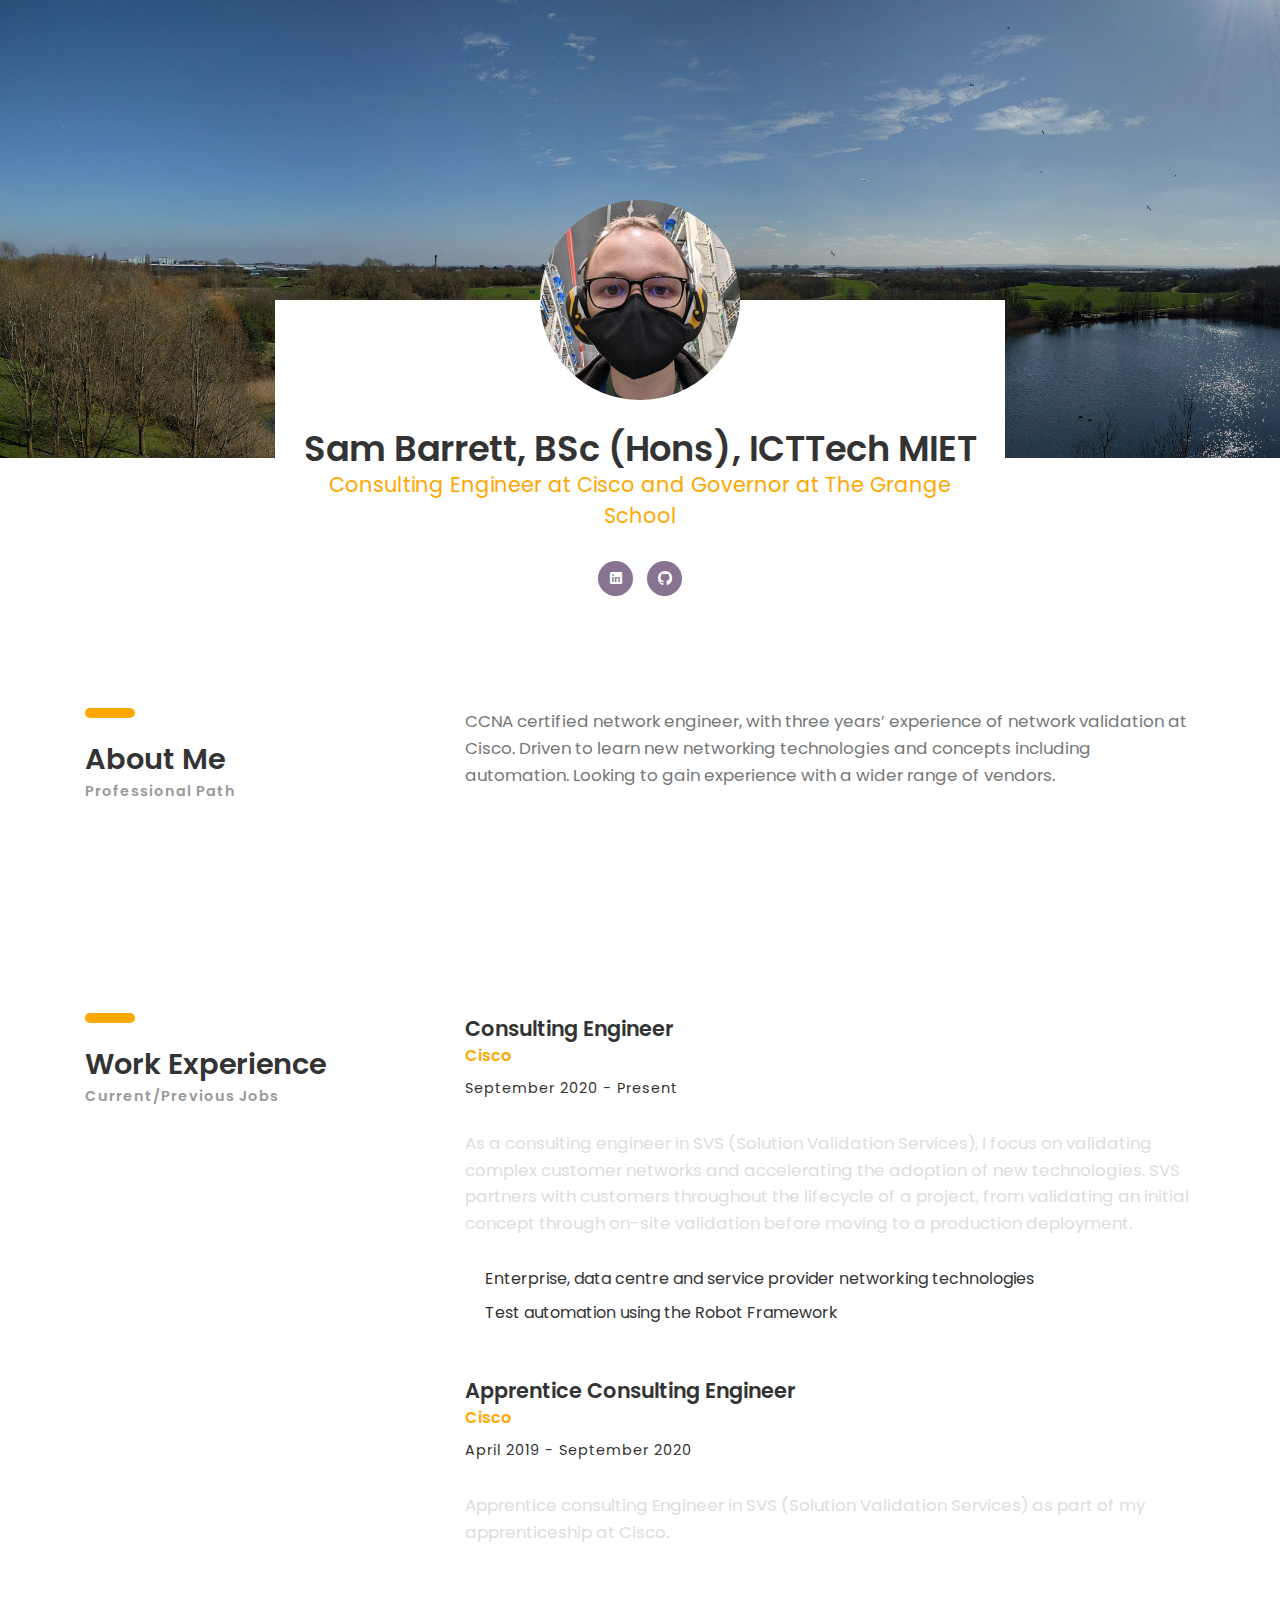
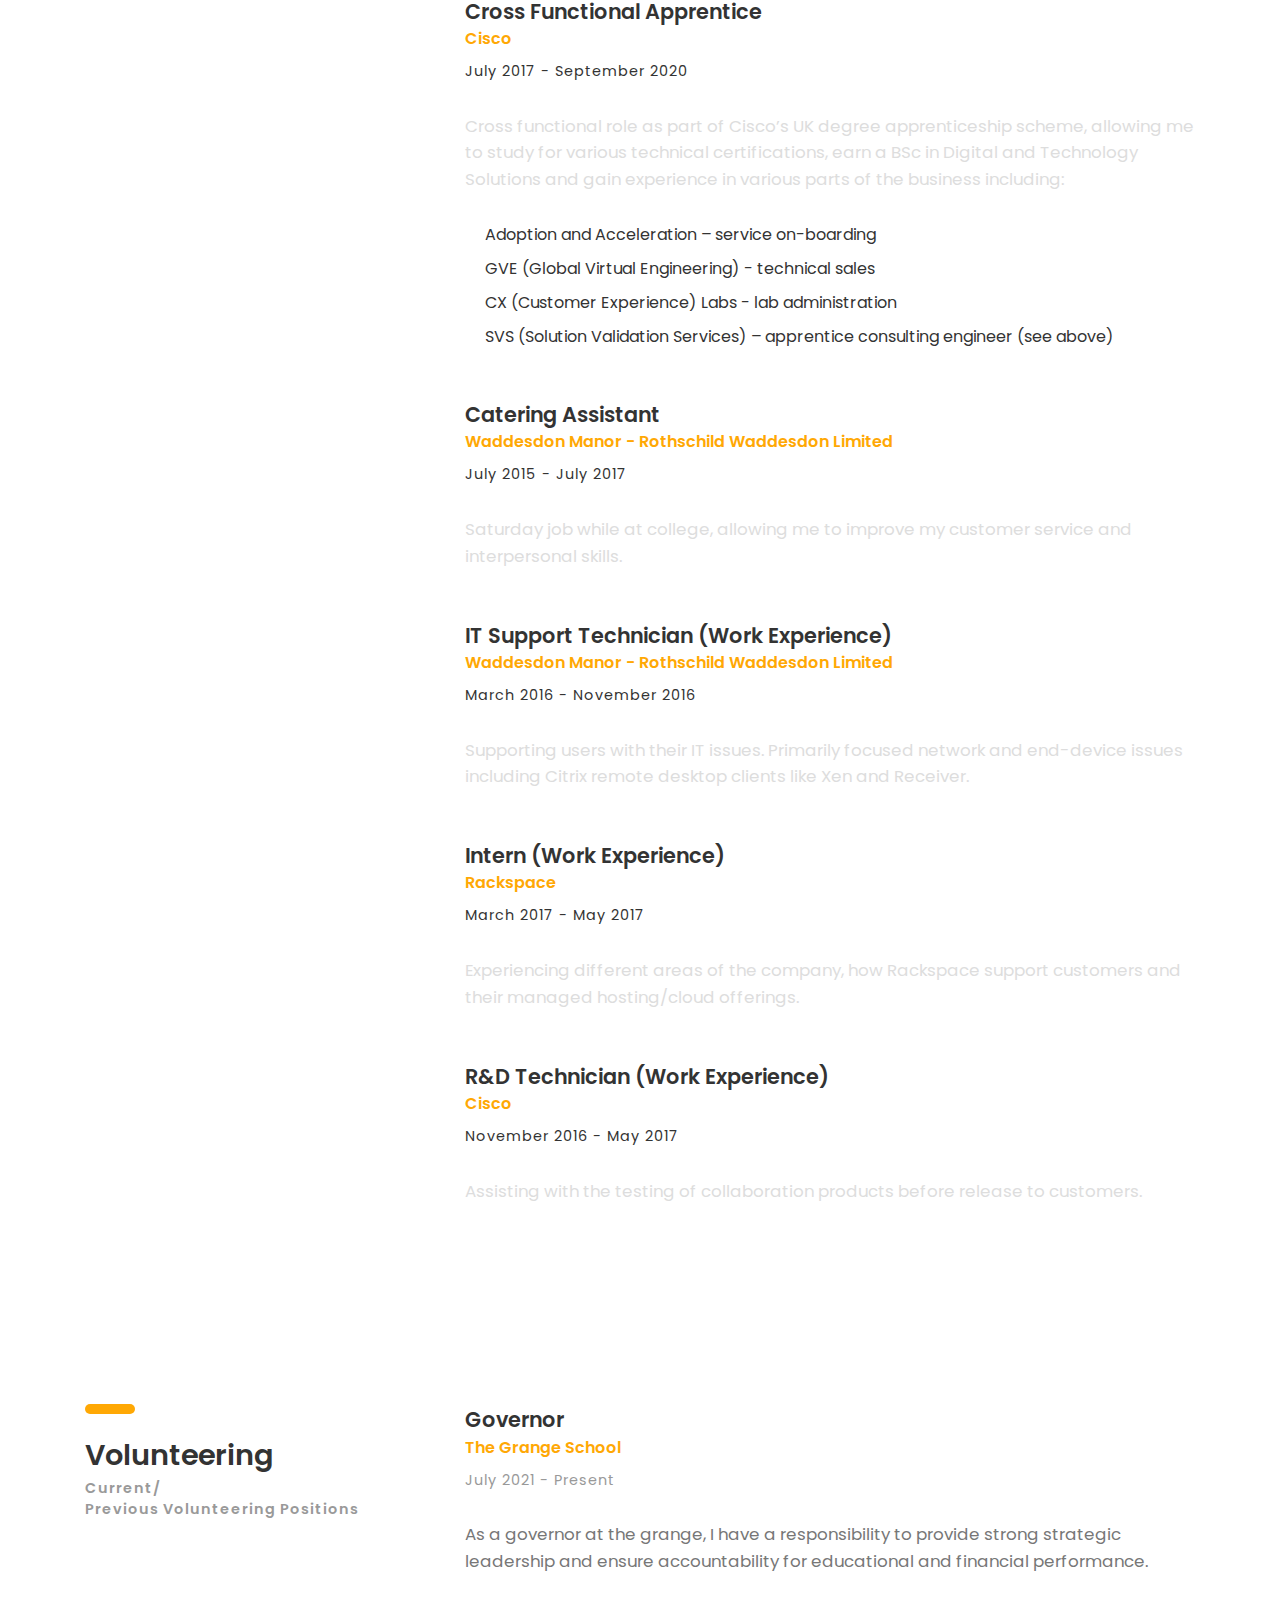
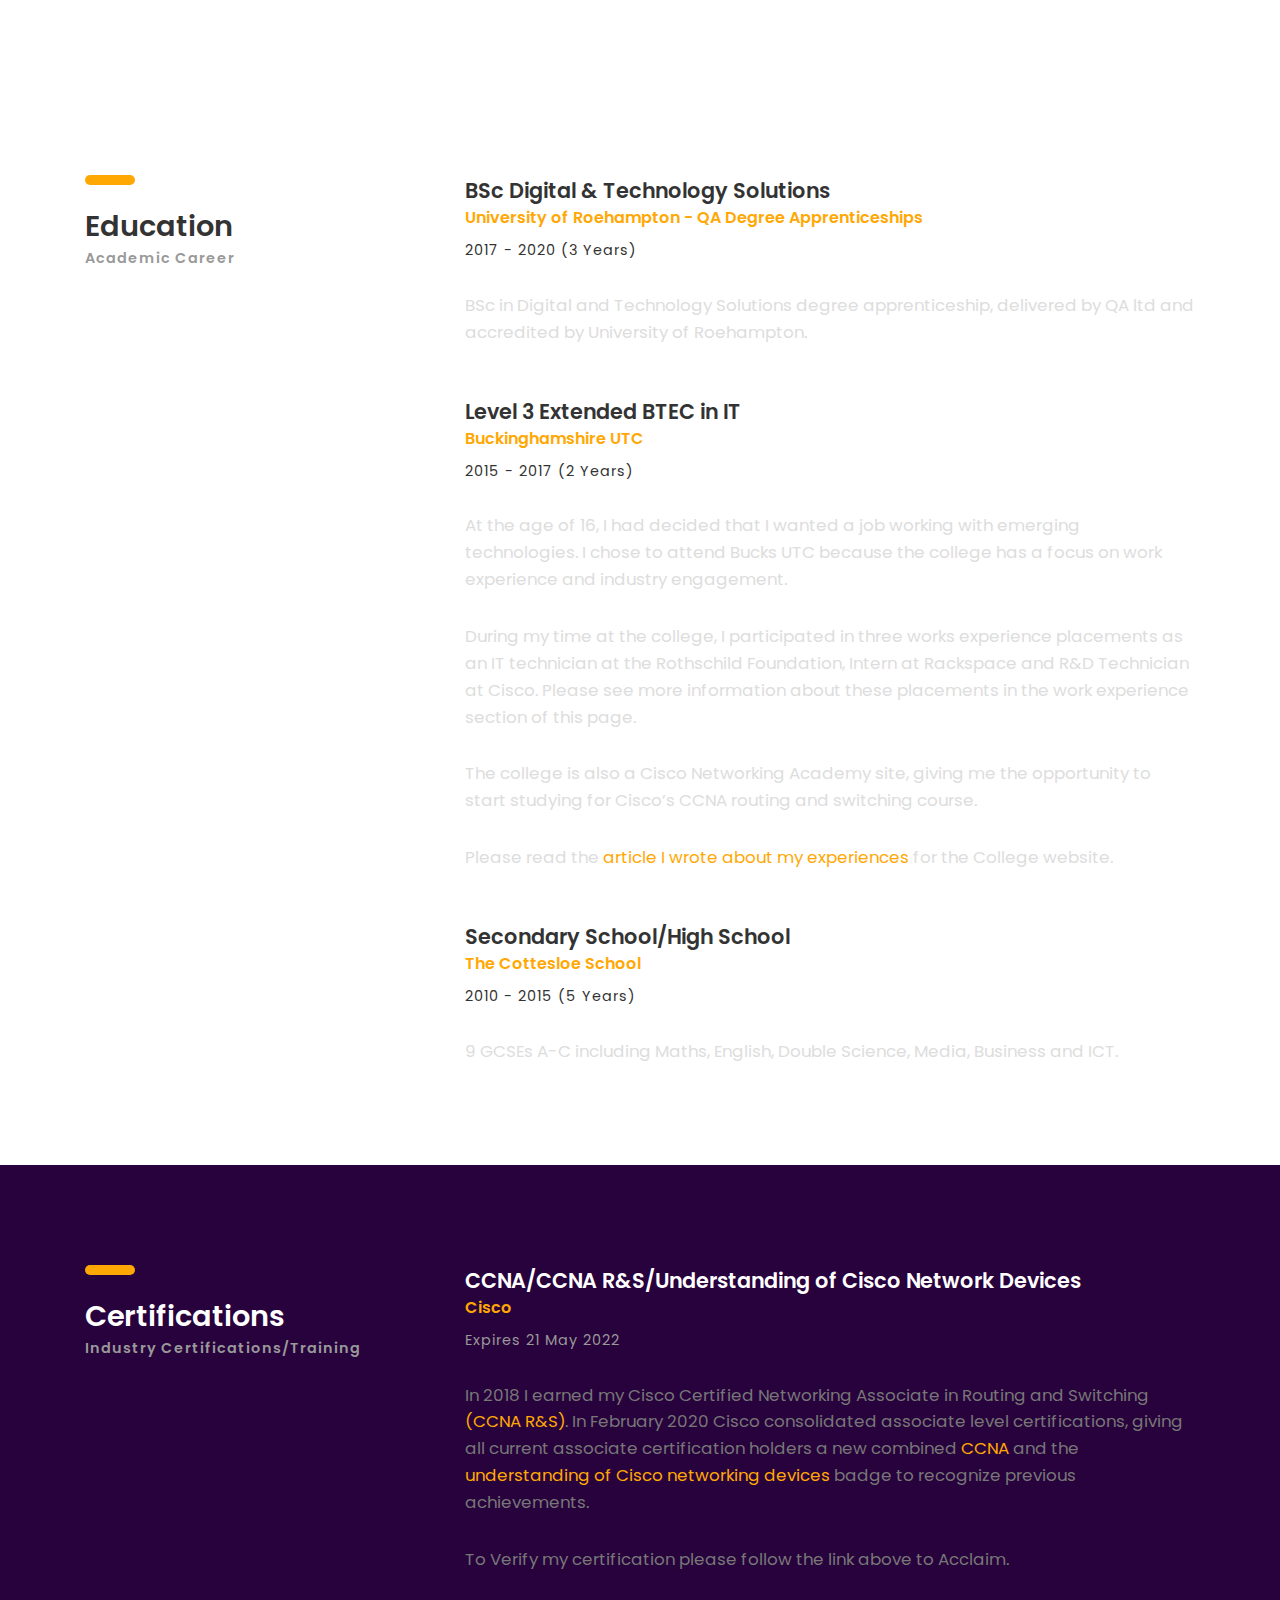
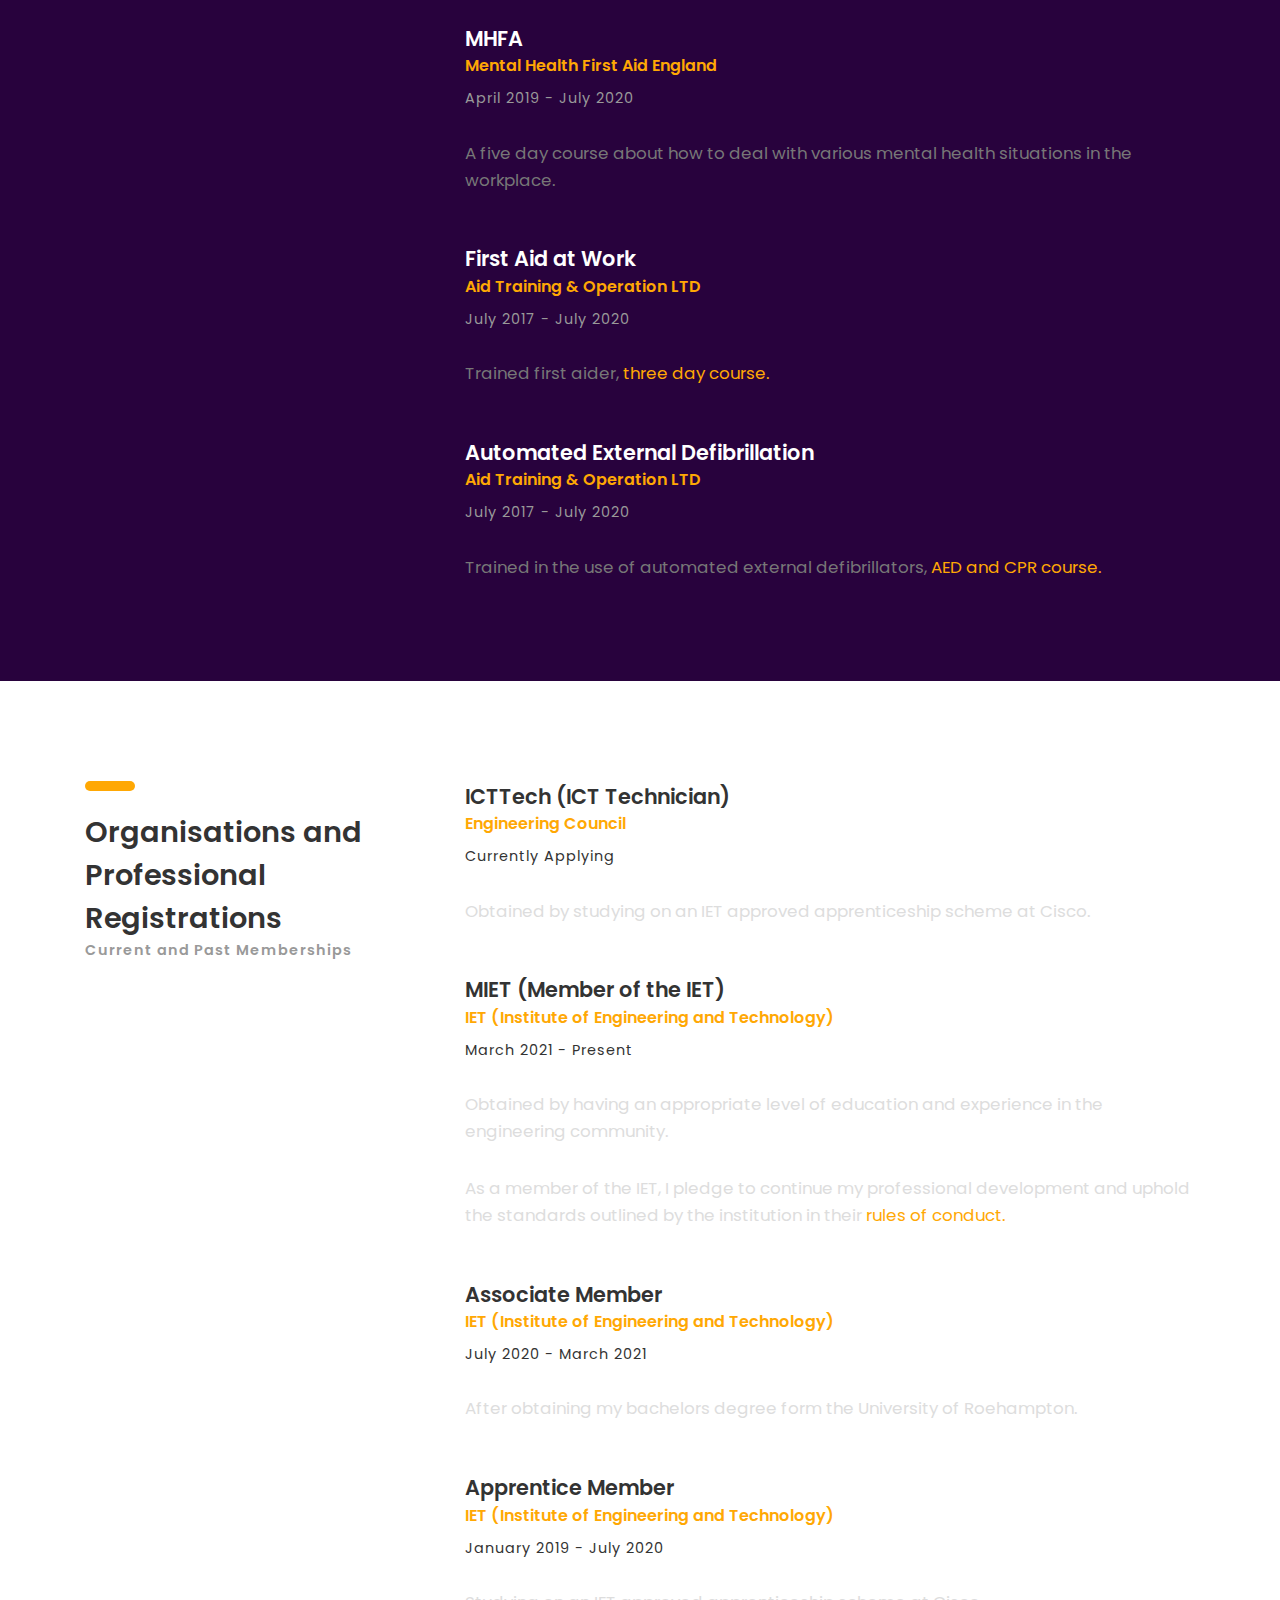
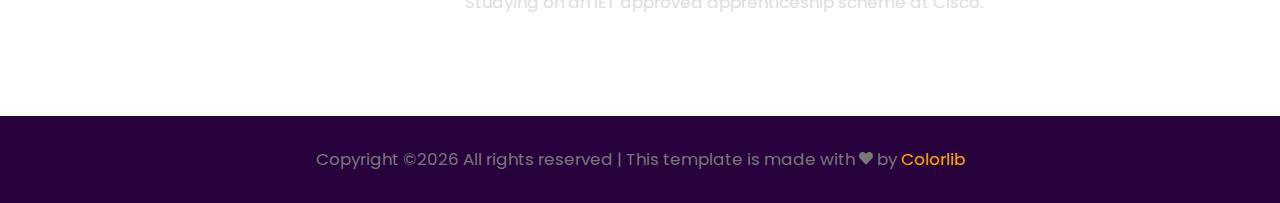
<file: index.html>
<!DOCTYPE HTML>
<html lang="en">
<head>
	<title>Sam Barrett, BSc (Hons), ICTTech MIET</title>
	<meta http-equiv="X-UA-Compatible" content="IE=edge">
    <meta name="viewport" content="width=device-width, initial-scale=1">
	<meta charset="UTF-8">

	<!-- Font -->

	<link href="https://fonts.googleapis.com/css?family=Poppins:400,500,600,700%7CAllura" rel="stylesheet">

	<!-- Stylesheets -->

	<link href="css/common-css/bootstrap.css" rel="stylesheet">

	<link href="css/common-css/ionicons.css" rel="stylesheet">

	<link href="css/common-css/fluidbox.min.css" rel="stylesheet">

	<link href="css/styles.css" rel="stylesheet">

	<link href="css/responsive.css" rel="stylesheet">

</head>
<body>

	<section class="intro-section">
		<div class="container">
			<div class="row">
				<div class="col-md-1 col-lg-2"></div>

				<div class="col-md-10 col-lg-8">
					<div class="intro">
						<div class="profile-img"><img src="images/profile-400x400.jpg" alt=""></div>
            			<h2><b>Sam Barrett, BSc (Hons), ICTTech MIET</b></h2>
						<h4 class="font-yellow">Consulting Engineer at <a href="https://www.cisco.com/">Cisco</a> and Governor at <a href="https://www.grange.bucks.sch.uk/">The Grange School</a></h4>
						<ul class="information margin-tb-30">
							<li></li>
						</ul>
						<ul class="social-icons">
							<li><a href="https://www.linkedin.com/in/samjbarrett/"><i class="ion-social-linkedin"></i></a></li>
							<li><a href="https://github.com/sambarrett23072"><i class="ion-social-github"></i></a></li>
						</ul>
					</div><!-- intro -->

				</div><!-- col-sm-8 -->
			</div><!-- row -->
		</div><!-- container -->
	</section><!-- intro-section -->

	<section class="about-section section">
		<div class="container">
			<div class="row">
				<div class="col-sm-4">
					<div class="heading">
						<h3><b>About Me</b></h3>
						<h6 class="font-lite-black"><b>Professional Path</b></h6>
					</div>
				</div><!-- col-sm-4 -->

				<div class="col-sm-8">
					<p class="margin-b-50">CCNA certified network engineer, with three years’ experience of network validation at Cisco. Driven to learn new networking technologies and concepts including automation. Looking to gain experience with a wider range of vendors. </p>
				</div><!-- col-sm-8 -->

			</div><!-- row -->
		</div><!-- container -->
	</section><!-- about-section -->

	<section class="purple-section section">
		<div class="container">
			<div class="row">
				<div class="col-sm-4">
					<div class="heading">
						<h3><b>Work Experience</b></h3>
						<h6 class="font-lite-black"><b>Current/Previous Jobs</b></h6>
					</div>
				</div><!-- col-sm-4 -->

				<div class="col-sm-8">
					<div class="experience margin-b-50">
						<div class="timeline-wrapper">
							<div class="timeline margin-b-50">
								<h4><b>Consulting Engineer</b></h4>
								<h5 class="font-yellow"><b><a href="https://www.cisco.com/">Cisco</a></b></h5>
								<h6 class="margin-t-10">September 2020 - Present</h6>
								<p class="font-semi-white margin-tb-30">As a consulting engineer in SVS (Solution Validation Services), I focus on validating complex customer networks and accelerating the adoption of new technologies. SVS partners with customers throughout the lifecycle of a project, from validating an initial concept through on-site validation before moving to a production deployment.</p>
								<ul class="list margin-b-30">
									<li>Enterprise, data centre and service provider networking technologies</li>
									<li>Test automation using the Robot Framework</li>
								</ul>
							</div><!-- experience -->

					<div class="experience margin-b-50">
						<div class="timeline-wrapper">
							<div class="timeline margin-b-50">
								<h4><b>Apprentice Consulting Engineer</b></h4>
								<h5 class="font-yellow"><b><a href="https://www.cisco.com/">Cisco</a></b></h5>
								<h6 class="margin-t-10">April 2019 - September 2020</h6>
								<p class="font-semi-white margin-tb-30">Apprentice consulting Engineer in SVS (Solution Validation Services) as part of my apprenticeship at Cisco.</p>
							</div><!-- experience -->

					<div class="experience margin-b-50">
						<div class="timeline-wrapper">
							<div class="timeline margin-b-50">
								<h4><b>Cross Functional Apprentice</b></h4>
								<h5 class="font-yellow"><b><a href="https://www.cisco.com/">Cisco</a></b></h5>
								<h6 class="margin-t-10">July 2017 - September 2020</h6>
								<p class="font-semi-white margin-tb-30">Cross functional role as part of Cisco’s UK degree apprenticeship scheme, allowing me to study for various technical certifications, earn a BSc in Digital and Technology Solutions and gain experience in various parts of the business including:</p>
								<ul class="list margin-b-30">
									<li>Adoption and Acceleration – service on-boarding</li>
									<li>GVE (Global Virtual Engineering) - technical sales</li>
									<li>CX (Customer Experience) Labs - lab administration</li>
									<li>SVS (Solution Validation Services) – apprentice consulting engineer (see above)</li>
								</ul>
							</div><!-- experience -->

					<div class="experience margin-b-50">
						<div class="timeline-wrapper">
							<div class="timeline margin-b-50">
								<h4><b>Catering Assistant</b></h4>
								<h5 class="font-yellow"><b><a href="https://waddesdon.org.uk/">Waddesdon Manor - Rothschild Waddesdon Limited</a></b></h5>
								<h6 class="margin-t-10">July 2015 - July 2017</h6>
								<p class="font-semi-white margin-tb-30">Saturday job while at college, allowing me to improve my customer service and interpersonal skills.</p>
							</div><!-- experience -->

					<div class="experience margin-b-50">
						<div class="timeline-wrapper">
							<div class="timeline margin-b-50">
								<h4><b>IT Support Technician (Work Experience)</b></h4>
								<h5 class="font-yellow"><b><a href="https://waddesdon.org.uk/">Waddesdon Manor - Rothschild Waddesdon Limited</a></b></h5>
								<h6 class="margin-t-10">March 2016 - November 2016</h6>
								<p class="font-semi-white margin-tb-30">Supporting users with their IT issues. Primarily focused network and end-device issues including Citrix remote desktop clients like Xen and Receiver.</p>
							</div><!-- experience -->

					<div class="experience margin-b-50">
						<div class="timeline-wrapper">
							<div class="timeline margin-b-50">
								<h4><b>Intern (Work Experience)</b></h4>
								<h5 class="font-yellow"><b><a href="https://www.rackspace.com/">Rackspace</a></b></h5>
								<h6 class="margin-t-10">March 2017 - May 2017</h6>
								<p class="font-semi-white margin-tb-30">Experiencing different areas of the company, how Rackspace support customers and their managed hosting/cloud offerings.</p>
							</div><!-- experience -->

					<div class="experience margin-b-50">
						<div class="timeline-wrapper">
							<div class="timeline margin-b-50">
								<h4><b>R&D Technician (Work Experience)</b></h4>
								<h5 class="font-yellow"><b><a href="https://www.cisco.com/">Cisco</a></b></h5>
								<h6 class="margin-t-10">November 2016 - May 2017</h6>
								<p class="font-semi-white margin-tb-30">Assisting with the testing of collaboration products before release to customers.</p>
							</div><!-- experience -->

				</div><!-- col-sm-8 -->
			</div><!-- row -->
		</div><!-- container -->
	</section><!-- experience-section -->

	<section class="volunteering-section section">
		<div class="container">
			<div class="row">
				<div class="col-sm-4">
					<div class="heading">
						<h3><b>Volunteering</b></h3>
						<h6 class="font-lite-black"><b>Current/<br>Previous Volunteering Positions</b></h6>
					</div>
				</div><!-- col-sm-4 -->

				<div class="col-sm-8">
					<div class="volunteering margin-b-50">
						<div class="timeline-wrapper">
							<div class="timeline margin-b-50">
								<h4><b>Governor</b></h4>
								<h5 class="font-yellow"><b><a href="https://www.grange.bucks.sch.uk/">The Grange School</a></b></h5>
								<h6 class="font-lite-black margin-t-10">July 2021 - Present</h6>
								<p class="font margin-tb-30">As a governor at the grange, I have a responsibility to provide strong strategic leadership and ensure accountability for educational and financial performance.</p>
							</div><!-- volunteering -->

						</div><!-- col-sm-8 -->
					</div><!-- row -->
				</div><!-- container -->
			</section><!-- volunteering-section -->

	<section class="purple-section section">
		<div class="container">
			<div class="row">
				<div class="col-sm-4">
					<div class="heading">
						<h3><b>Education</b></h3>
						<h6 class="font-lite-black"><b>Academic Career</b></h6>
					</div>
				</div><!-- col-sm-4 -->

				<div class="col-sm-8">
					<div class="timeline-wrapper">
						<div class="timeline margin-b-50">
							<h4><b>BSc Digital & Technology Solutions</b></h4>
							<h5 class="font-yellow"><b><a href="https://www.roehampton.ac.uk/">University of Roehampton</a> - <a href="https://www.qa.com/learners/become-an-apprentice/">QA Degree Apprenticeships</a></b></h5>
							<h6 class="font margin-t-10">2017 - 2020 (3 Years)</h6>
							<p class="font-semi-white margin-tb-30">BSc in Digital and Technology Solutions degree apprenticeship, delivered by QA ltd and accredited by University of Roehampton.</p>
						</div><!-- education -->

						<div class="timeline margin-b-50">
							<h4><b>Level 3 Extended BTEC in IT</b></h4>
							<h5 class="font-yellow"><b><a href="https://buckinghamshireutc.co.uk/">Buckinghamshire UTC</a></b></h5>
							<h6 class="font margin-t-10">2015 - 2017 (2 Years)</h6>
							<p class="font-semi-white margin-tb-30">At the age of 16, I had decided that I wanted a job working with emerging technologies. I chose to attend Bucks UTC because the college has a focus on work experience and industry engagement.
							</p>
							<p class="font-semi-white margin-tb-30">During my time at the college, I participated in three works experience placements as an IT technician at the Rothschild Foundation, Intern at Rackspace and R&D Technician at Cisco. Please see more information about these placements in the work experience section of this page.
							</p>
							<p class="font-semi-white margin-tb-30">The college is also a Cisco Networking Academy site, giving me the opportunity to start studying for Cisco’s CCNA routing and switching course.
 							</p>
							<p class="font-semi-white margin-tb-30">Please read the <a href="https://buckinghamshireutc.co.uk/news/p/student-case-study-experience-bucks-utc-2/">article I wrote about my experiences</a> for the College website.
							</p>
						</div><!-- education -->

						<div class="timeline margin-b-50">
							<h4><b>Secondary School/High School</b></h4>
							<h5 class="font-yellow"><b><a href="https://www.cottesloe.bucks.sch.uk/">The Cottesloe School</a></b></h5>
							<h6 class="font margin-t-10">2010 - 2015 (5 Years)</h6>
							<p class="font-semi-white margin-tb-30">9 GCSEs A-C including Maths, English, Double Science, Media, Business and ICT.</p>
						</div><!-- education -->

					</div><!-- timeline-wrapper -->
				</div><!-- col-sm-8 -->
			</div><!-- row -->
		</div><!-- container -->
	</section><!-- education-section -->

	<section class="experience-section section">
		<div class="container">
			<div class="row">
				<div class="col-sm-4">
					<div class="heading">
						<h3><b>Certifications</b></h3>
						<h6 class="font-lite-black"><b>Industry Certifications/Training</b></h6>
					</div>
				</div><!-- col-sm-4 -->

				<div class="col-sm-8">
					<div class="certification margin-b-50">
						<h4><b>CCNA/CCNA R&S/Understanding of Cisco Network Devices</b></h4>
						<h5 class="font-yellow"><b><a href="https://www.cisco.com/">Cisco</a></b></h5>
						<h6 class="font-lite-black margin-t-10">Expires 21 May 2022</h6>
						<p class="font margin-tb-30">In  2018 I earned my Cisco Certified Networking Associate in Routing and Switching <a href="https://www.youracclaim.com/badges/1017c581-b1fa-4278-84ae-764bae8076ee">(CCNA R&S)</a>. 
							In February 2020 Cisco consolidated associate level certifications, giving all current associate certification holders a new combined <a href="https://www.youracclaim.com/badges/493ced2b-7342-4a16-962c-7a2cef460d9b">CCNA</a>
							and the <a href="https://www.youracclaim.com/badges/2b51d57f-f82b-4985-841f-9fe743f5880d">understanding of Cisco networking devices</a> badge to recognize previous achievements.</p>
						<p class="font margin-tb-30">To Verify my certification please follow the link above to Acclaim.
					</div><!-- certification -->

					<div class="certification margin-b-50">
						<h4><b>MHFA</b></h4>
						<h5 class="font-yellow"><b><a href="https://mhfaengland.org/">Mental Health First Aid England</a></b></h5>
						<h6 class="font-lite-black margin-t-10">April 2019 - July 2020</h6>
						<p class="font margin-tb-30">A five day course about how to deal with various mental health situations in the workplace.</a>
						</p>
					</div><!-- certification -->

					<div class="certification margin-b-50">
						<h4><b>First Aid at Work</b></h4>
						<h5 class="font-yellow"><b><a href="https://www.aid-training.co.uk/?gclid=CjwKCAjwr_uCBhAFEiwAX8YJgWqNQFRmZLm4t744G1ueEnGEwY3bSWuybBgvohKoLx74h4NnSnEpMhoCJoQQAvD_BwE">Aid Training & Operation LTD</a></b></h5>
						<h6 class="font-lite-black margin-t-10">July 2017 - July 2020</h6>
						<p class="font margin-tb-30">Trained first aider, <a href="https://www.aid-training.co.uk/training-courses/first-aid-courses/3-day-first-aid-work-course">three day course.</a>
						</p>
					</div><!-- certification -->

					<div class="certification margin-b-50">
						<h4><b>Automated External Defibrillation</b></h4>
						<h5 class="font-yellow"><b><a href="https://www.aid-training.co.uk/?gclid=CjwKCAjwr_uCBhAFEiwAX8YJgWqNQFRmZLm4t744G1ueEnGEwY3bSWuybBgvohKoLx74h4NnSnEpMhoCJoQQAvD_BwE">Aid Training & Operation LTD</a></b></h5>
						<h6 class="font-lite-black margin-t-10">July 2017 - July 2020</h6>
						<p class="font margin-tb-30">Trained in the use of automated external defibrillators, <a href="https://www.aid-training.co.uk/training-courses/first-aid-courses/automated-external-defibrillation">AED and CPR course.</a>
						</p>
					</div><!-- certification -->

				</div><!-- col-sm-8 -->
			</div><!-- row -->
		</div><!-- container -->
	</section><!-- experience-section -->

	<section class="purple-section section">
		<div class="container">
			<div class="row">
				<div class="col-sm-4">
					<div class="heading">
						<h3><b>Organisations and Professional Registrations</b></h3>
						<h6 class="font-lite-black"><b>Current and Past Memberships</b></h6>
					</div>
				</div><!-- col-sm-4 -->

				<div class="col-sm-8">
					<div class="organisations-wrapper">
						<div class="organisation margin-b-50">
							<h4><b>ICTTech (ICT Technician)</b></h4>
							<h5 class="font-yellow"><b><a href="https://www.engc.org.uk/">Engineering Council</a></b></h5>
							<h6 class="font margin-t-10">Currently Applying</h6>
							<p class="font-semi-white margin-tb-30">Obtained by studying on an IET approved apprenticeship scheme at Cisco.</p>
						</div><!-- organisation -->

						<div class="organisation margin-b-50">
							<h4><b>MIET (Member of the IET)</b></h4>
							<h5 class="font-yellow"><b><a href="https://www.theiet.org/">IET (Institute of Engineering and Technology)</a></b></h5>
							<h6 class="margin-t-10">March 2021 - Present</h6>
							<p class="font-semi-white margin-tb-30">Obtained by having an appropriate level of education and experience in the engineering community.</p>
							<p class="font-semi-white margin-tb-30">As a member of the IET, I pledge to continue my professional development and uphold the standards outlined by the institution in their <a href="https://www.theiet.org/about/governance/rules-of-conduct/"> rules of conduct.</a></p>
						</div><!-- organisation -->
							
						<div class="organisation margin-b-50">
							<h4><b>Associate Member</b></h4>
							<h5 class="font-yellow"><b><a href="https://www.theiet.org/">IET (Institute of Engineering and Technology)</a></b></h5>
							<h6 class="font margin-t-10">July 2020 - March 2021</h6>
							<p class="font-semi-white margin-tb-30">After obtaining my bachelors degree form the University of Roehampton.</p>
						</div><!-- organisation -->

						<div class="organisation margin-b-50">
							<h4><b>Apprentice Member</b></h4>
							<h5 class="font-yellow"><b><a href="https://www.theiet.org/">IET (Institute of Engineering and Technology)</a></b></h5>
							<h6 class="font margin-t-10">January 2019 - July 2020</h6>
							<p class="font-semi-white margin-tb-30">Studying on an IET approved apprenticeship scheme at Cisco.</p>
						</div><!-- organisation -->

					</div><!-- organisations-wrapper -->
				</div><!-- col-sm-8 -->
			</div><!-- row -->
		</div><!-- container -->
	</section><!-- organisations-section -->

	<footer>
		<p class="copyright">
			<!-- Link back to Colorlib can't be removed. Template is licensed under CC BY 3.0. -->
Copyright &copy;<script>document.write(new Date().getFullYear());</script> All rights reserved | This template is made with <i class="ion-heart" aria-hidden="true"></i> by <a href="https://colorlib.com" target="_blank">Colorlib</a>
<!-- Link back to Colorlib can't be removed. Template is licensed under CC BY 3.0. -->
		</p>
	</footer>

	<!-- SCRIPTS -->

	<script src="common-js/jquery-3.2.1.min.js"></script>

	<script src="common-js/tether.min.js"></script>

	<script src="common-js/bootstrap.js"></script>

	<script src="common-js/isotope.pkgd.min.js"></script>

	<script src="common-js/jquery.waypoints.min.js"></script>

	<script src="common-js/progressbar.min.js"></script>

	<script src="common-js/jquery.fluidbox.min.js"></script>

	<script src="common-js/scripts.js"></script>

</body>
</html>
</file>
<file: css/styles.css>
/*
====================================================

TOC
	1. PRIMARY STYLES
	2. COMMONS FOR PAGE DESIGN
	3. HEADER
	4. INTRO SECTION
	5. EXPERIENCE SECTION
	6. EDUCATION SECTION
	7. FOOTER

====================================================


/* ---------------------------------
1. PRIMARY STYLES
--------------------------------- */

html{ font-size: 100%; height: 100%; overflow-x: hidden; margin: 0px;  padding: 0px; touch-action: manipulation; }


body{ font-size: 16px; font-family: 'Poppins', serif; width: 100%; height: 100%; margin: 0; font-weight: 400;
	-webkit-font-smoothing: antialiased; -moz-osx-font-smoothing: grayscale; word-wrap: break-word; 
	color: #333; }

h1, h2, h3, h4, h5, h6, p, a, ul, span, li, img, inpot, button{ margin: 0; padding: 0; }

h1,h2,h3,h4,h5,h6{ line-height: 1.5; font-weight: inherit; }

h1,h2,h3{ font-family: 'Poppins', cursive; }

p{ line-height: 1.6; font-size: 1.05em; font-weight: 400; color: #777; }

h1{ font-size: 4em; line-height: 1; }
h2{ font-size: 2.2em; line-height: 1.1; }
h3{ font-size: 1.8em; }
h4{ font-size: 1.3em; }
h5{ font-size: 1em; }
h6{ font-size: .9em; letter-spacing: 1px; }

a, button{ display: inline; text-decoration: none; color: #FFA804; line-height: 1; 
	-webkit-transition: all .25s ease-in-out; transition: all .25s ease-in-out; }

a:focus, a:active, a:hover,
button:focus, button:active, button:hover,
a b.light-color:hover{ text-decoration: none; color: #FFA804; }

b{ font-weight: 600; }

img{ width: 100%; }

li{ list-style: none; display: inline-block; }

span{ display: inline-block; }

button{ outline: 0; border: 0; background: none; cursor: pointer; }

.icon{ font-size: 1.1em; display: inline-block; line-height: inherit; }

[class^="icon-"]:before, [class*=" icon-"]:before{ line-height: inherit; }

b.max-bold{ font-weight: 700; }



/* ---------------------------------
2. COMMONS FOR PAGE DESIGN
--------------------------------- */

.section{ padding: 100px 0 50px; }

.section .heading{ margin-bottom: 60px; }

.section .heading:before{ content:''; height: 10px; width: 50px; border-radius: 5px;
	margin-bottom: 20px; display: block; background: #FFA804; }
	
.margin-t-10{ margin-top: 10px; }

.margin-b-30{ margin-bottom: 30px; }
.margin-b-50{ margin-bottom: 50px; }

.margin-tb-30{ margin-top: 30px; margin-bottom: 30px; }

.font-yellow{ color: #FFA600; }

.font-semi-white{ color: #ddd; }

.font-lite-black{ color: #999; }


/* ---------------------------------
3. HEADER
--------------------------------- */

header{ position: absolute; top: 30px; left: 0; right: 0; z-index: 100; }

header .heading-wrapper{ border-radius: 5px; padding: 30px 40px 20px; background: #FFAD01; color: #fff; }

header .info{ margin-bottom: 10px; }

header .info .icon{ float: left; font-size: 30px; }

header .info .right-area{ margin-left: 45px; }

header .downlad-btn{ padding: 15px 30px; border-radius: 4px; float: right; margin-top: 30px;
	box-shadow: inset 0 0px 4px rgba(0,0,0,.3); background: #FFAD01; color: #fff; 
	-webkit-transition: all .2s ease; transition: all .2s ease; }

header .downlad-btn:hover{ -webkit-transform: translateY(-4px); transform: translateY(-4px); }


/* ---------------------------------
4. INTRO SECTION
--------------------------------- */

.intro-section{ padding-top: 200px; position: relative; background-size: cover; 
	z-index: 1;background-image: url(../images/background-1920x1080.jpg); }

.intro-section:before{ content:''; z-index: -1; position: absolute; top: 0; bottom: 0; left: 0; 
	right: 0; background: rgba(0,0,0, .2); }
	
.intro-section:after{ content: ''; position: absolute; bottom: 0; left: 0; right: 0;
	height: 150px; z-index: -1; background: #fff; }

.intro{ padding: 0 20px; margin-top: 100px; text-align: center; background: #fff; }

.intro .profile-img{ height: 200px; width: 200px; border-radius: 100px; margin: 0 auto; 
	overflow: hidden; position: relative; top: -100px; margin-bottom: -70px;  }

.intro .information > li{ display: block; margin: 5px 0; }

.intro .social-icons > li > a{ display: inline-block; height: 35px; line-height: 35px; width: 35px; border-radius: 20px; 
	overflow: hidden; z-index: 1; position: relative; margin: 0 5px 5px; background: #887392; color: #fff; }

.intro .social-icons > li > a:after{ content: ''; position: absolute; bottom: 0; left: 0; right: 0;
	top: 0; z-index: -1; border-radius: 20px; background: #FFA804; 
	-webkit-transition: all .2s ease; transition: all .2s ease;
	-webkit-transform: scale(0); transform: scale(0); }

.intro .social-icons > li > a:hover:after{ -webkit-transform: scale(1); transform: scale(1); }


/* ---------------------------------
5. EXPERIENCE SECTION
--------------------------------- */

.experience-section{ background: #28023D; color: #fff; }

.experience .list > li{ display: block; position: relative; margin-bottom: 10px; padding-left: 20px; }

.experience .list > li:before{ content: ''; position: absolute; top: 50%; left: 0; height: 10px; 
	width: 10px; margin-top: -5px; display: block; border-radius: 10px; border: 2px solid #fff; }

	
/* ---------------------------------
6. EDUCATION SECTION
--------------------------------- */

.education-wrapper{ position: relative; }

.education-wrapper:after{ content:''; position: absolute; top: 8px; bottom: 0; left: -51px;
	width: 2px; background: #ccc; }

.education-wrapper .education{ position: relative; }

.education-wrapper .education:after{ content:''; position: absolute; top: 8px; left: -58px; width: 16px; 
	height: 16px; border-radius: 10px; z-index: 1;
	box-shadow: 0 0 0 8px rgba(255,171,0, .4); background: #FFAB00; }
	

/* ---------------------------------
7. FOOTER
--------------------------------- */

.copyright{ text-align: center; padding: 30px 0; background: #28023D; }
</file>
<file: css/responsive.css>
/* Screens Resolution : 992px
-------------------------------------------------------------------------- */
@media only screen and (max-width: 1200px) {
	/* ---------------------------------
	9. COUNTER SECTION
	--------------------------------- */

	.counter-section{ text-align: center; padding: 50px 0 20px; }

	.counter{ display: inline-block; }
	
	.counter .desc{ text-align: left; }
}

/* Screens Resolution : 992px
-------------------------------------------------------------------------- */
@media only screen and (max-width: 992px) {
	
	/* ---------------------------------
	4. INTRO SECTION
	--------------------------------- */

	.intro-section{ padding-top: 250px; }
	
}

/* Screens Resolution : 767px
-------------------------------------------------------------------------- */
@media only screen and (max-width: 767px) {
	
	/* ---------------------------------
	1. PRIMARY STYLES
	--------------------------------- */

	p{ line-height: 1.4; }

	h1{ font-size: 3em; }
	h2{ font-size: 2em; }
	h3{ font-size: 1.8em; }


	
	/* ---------------------------------
	2. COMMONS FOR PAGE DESIGN
	--------------------------------- */

	.section{ padding: 50px 0 0px; }

	.section .heading{ margin-bottom: 30px; }

	
	/* ---------------------------------
	4. INTRO SECTION
	--------------------------------- */

	.intro-section{ padding-top: 350px; }


	/* ---------------------------------
	5. PORFOLIO SECTION
	--------------------------------- */

	.portfolio-section{ padding-bottom: 0; }
	
	.portfolio-section .portfolioFilter{ margin: 0px 0 10px; }
	
	.portfolio-section .portfolioContainer{ margin-left: 0; margin-right: 0; }

	.portfolio-section .p-item{ width: 50%; padding: 0 15px 0px; }

	.portfolio-section .p-item{ max-width: 400px; }

	
	/* ---------------------------------
	8. EDUCATION SECTION
	--------------------------------- */
	
	.education-wrapper:after,
	.education-wrapper .education:after{ display: none; }

}

/* Screens Resolution : 575px
-------------------------------------------------------------------------- */
@media only screen and (max-width: 575px) {
	
	/* ---------------------------------
	1. PRIMARY STYLES
	--------------------------------- */

	body{ font-size: 14px;  }
	

	/* ---------------------------------
	5. PORFOLIO SECTION
	--------------------------------- */
	
	.portfolio-section .p-item{ width: 100%; }
	
}

/* Screens Resolution : 479px
-------------------------------------------------------------------------- */
@media only screen and (max-width: 479px) {


}

/* Screens Resolution : 359px
-------------------------------------------------------------------------- */
@media only screen and (max-width: 359px) {
	
	/* ---------------------------------
	3. HEADER
	--------------------------------- */

	header .heading-wrapper{  padding: 30px 20px 20px; }

	header .info .icon{ font-size: 25px; }

	header .info .right-area{ margin-left: 35px; }

}

/* Screens Resolution : 290px
-------------------------------------------------------------------------- */
@media only screen and (max-width: 290px) {

	
}

/* Screens Resolution : 290px
-------------------------------------------------------------------------- */
@media only screen and (max-width: 260px) {
	
	/* ---------------------------------
	3. HEADER
	--------------------------------- */

	header .heading-wrapper{  padding: 10px 15px 0px; }

	header .info .icon{ font-size: 15px; }

	header .info .right-area{ margin-left: 20px; }
	
	/* ---------------------------------
	4. INTRO SECTION
	--------------------------------- */

	.intro .profile-img{ width: 80%; height: auto; top: 0; margin-bottom: 10px; }
	
	.intro{ padding: 20px 10px 0; margin-right: -15px; margin-left: -15px; }
	
}
</file>
<file: css/common-css/fluidbox.min.css>
@-webkit-keyframes a{0%{-webkit-transform:translate(-50%,-50%) rotateX(0) rotateY(0);transform:translate(-50%,-50%) rotateX(0) rotateY(0)}50%{-webkit-transform:translate(-50%,-50%) rotateX(-180deg) rotateY(0);transform:translate(-50%,-50%) rotateX(-180deg) rotateY(0)}to{-webkit-transform:translate(-50%,-50%) rotateX(-180deg) rotateY(-180deg);transform:translate(-50%,-50%) rotateX(-180deg) rotateY(-180deg)}}@keyframes a{0%{-webkit-transform:translate(-50%,-50%) rotateX(0) rotateY(0);transform:translate(-50%,-50%) rotateX(0) rotateY(0)}50%{-webkit-transform:translate(-50%,-50%) rotateX(-180deg) rotateY(0);transform:translate(-50%,-50%) rotateX(-180deg) rotateY(0)}to{-webkit-transform:translate(-50%,-50%) rotateX(-180deg) rotateY(-180deg);transform:translate(-50%,-50%) rotateX(-180deg) rotateY(-180deg)}}.fluidbox{outline:none}.fluidbox__overlay{background-color:hsla(0,0%,100%,.85);cursor:pointer;cursor:zoom-out;opacity:0;pointer-events:none;position:fixed;top:-100%;left:0;bottom:-100%;right:0;-webkit-transition:all .5s ease-in-out;transition:all .5s ease-in-out}.fluidbox--opened .fluidbox__overlay{pointer-events:auto}.fluidbox__wrap{background-position:center center;background-size:cover;margin:0 auto;position:relative;-webkit-transition:all .5s ease-in-out;transition:all .5s ease-in-out}.fluidbox--closed .fluidbox__thumb,.fluidbox__thumb{-webkit-transition:opacity 0s ease-in-out 0s;transition:opacity 0s ease-in-out 0s}.fluidbox__ghost{background-size:100% 100%;background-position:center center;background-repeat:no-repeat;position:absolute;-webkit-transition:opacity 0s 0s,-webkit-transform .5s 0s;transition:opacity 0s 0s,-webkit-transform .5s 0s;transition:opacity 0s 0s,transform .5s 0s;transition:opacity 0s 0s,transform .5s 0s,-webkit-transform .5s 0s}.fluidbox--opened .fluidbox__ghost{cursor:pointer;cursor:zoom-out}.fluidbox--closed .fluidbox__ghost{-webkit-transition:opacity 0s .5s,-webkit-transform .5s 0s;transition:opacity 0s .5s,-webkit-transform .5s 0s;transition:opacity 0s .5s,transform .5s 0s;transition:opacity 0s .5s,transform .5s 0s,-webkit-transform .5s 0s}.fluidbox__loader{opacity:0;-webkit-perspective:200px;perspective:200px;pointer-events:none;position:absolute;top:0;left:0;bottom:0;right:0}.fluidbox__loader:before{background-color:hsla(0,0%,100%,.85);content:'';-webkit-transform-style:preserve-3d;transform-style:preserve-3d;position:absolute;top:50%;left:50%;width:20%;padding-bottom:20%;-webkit-transform:translate(-50%,-50%);transform:translate(-50%,-50%);-webkit-transition-property:-webkit-transform;transition-property:-webkit-transform;transition-property:transform;transition-property:transform,-webkit-transform;-webkit-transition-duration:.5s;transition-duration:.5s;-webkit-transition-delay:0s;transition-delay:0s}.fluidbox--loading .fluidbox__loader{opacity:1;-webkit-transition:opacity .5s ease-in-out .5s;transition:opacity .5s ease-in-out .5s}.fluidbox--loading .fluidbox__loader:before{-webkit-animation:a 1s 0s infinite ease-in-out forwards;animation:a 1s 0s infinite ease-in-out forwards}
/*# sourceMappingURL=fluidbox.min.css.map */
</file>
